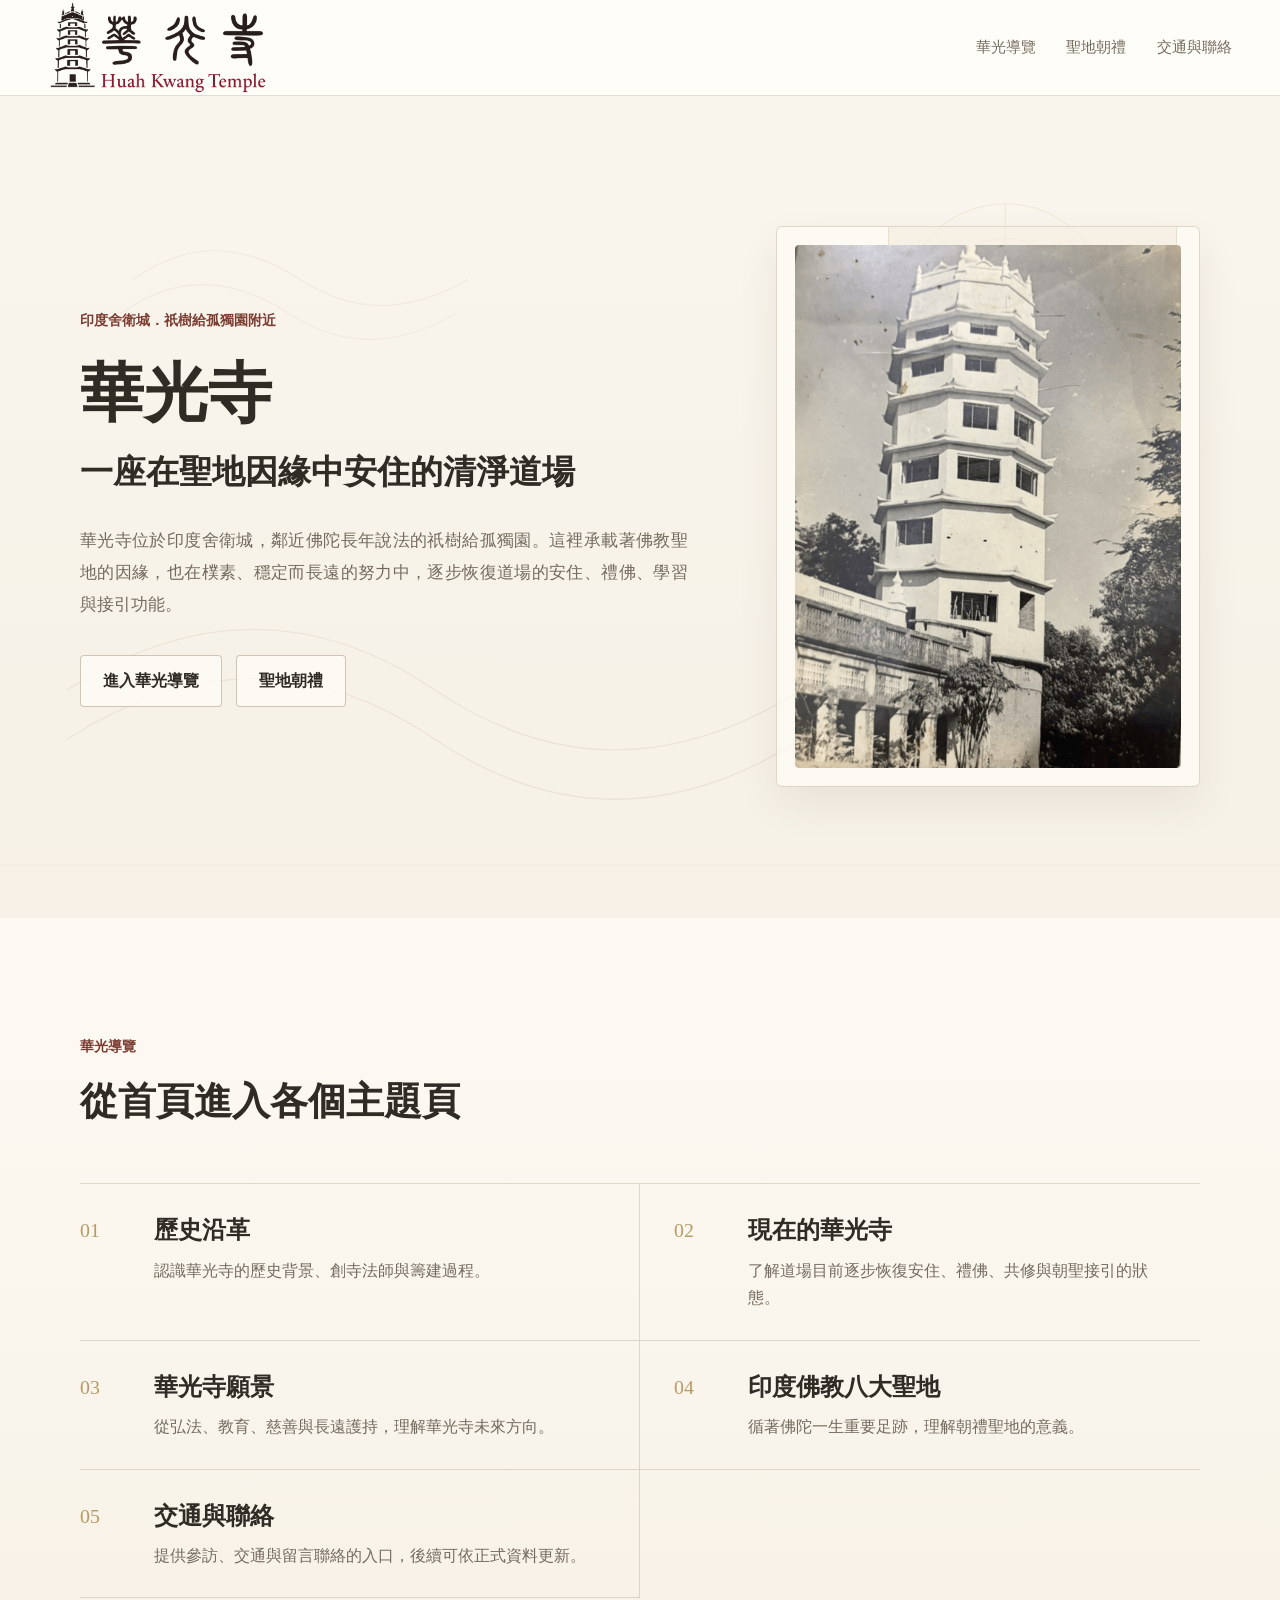
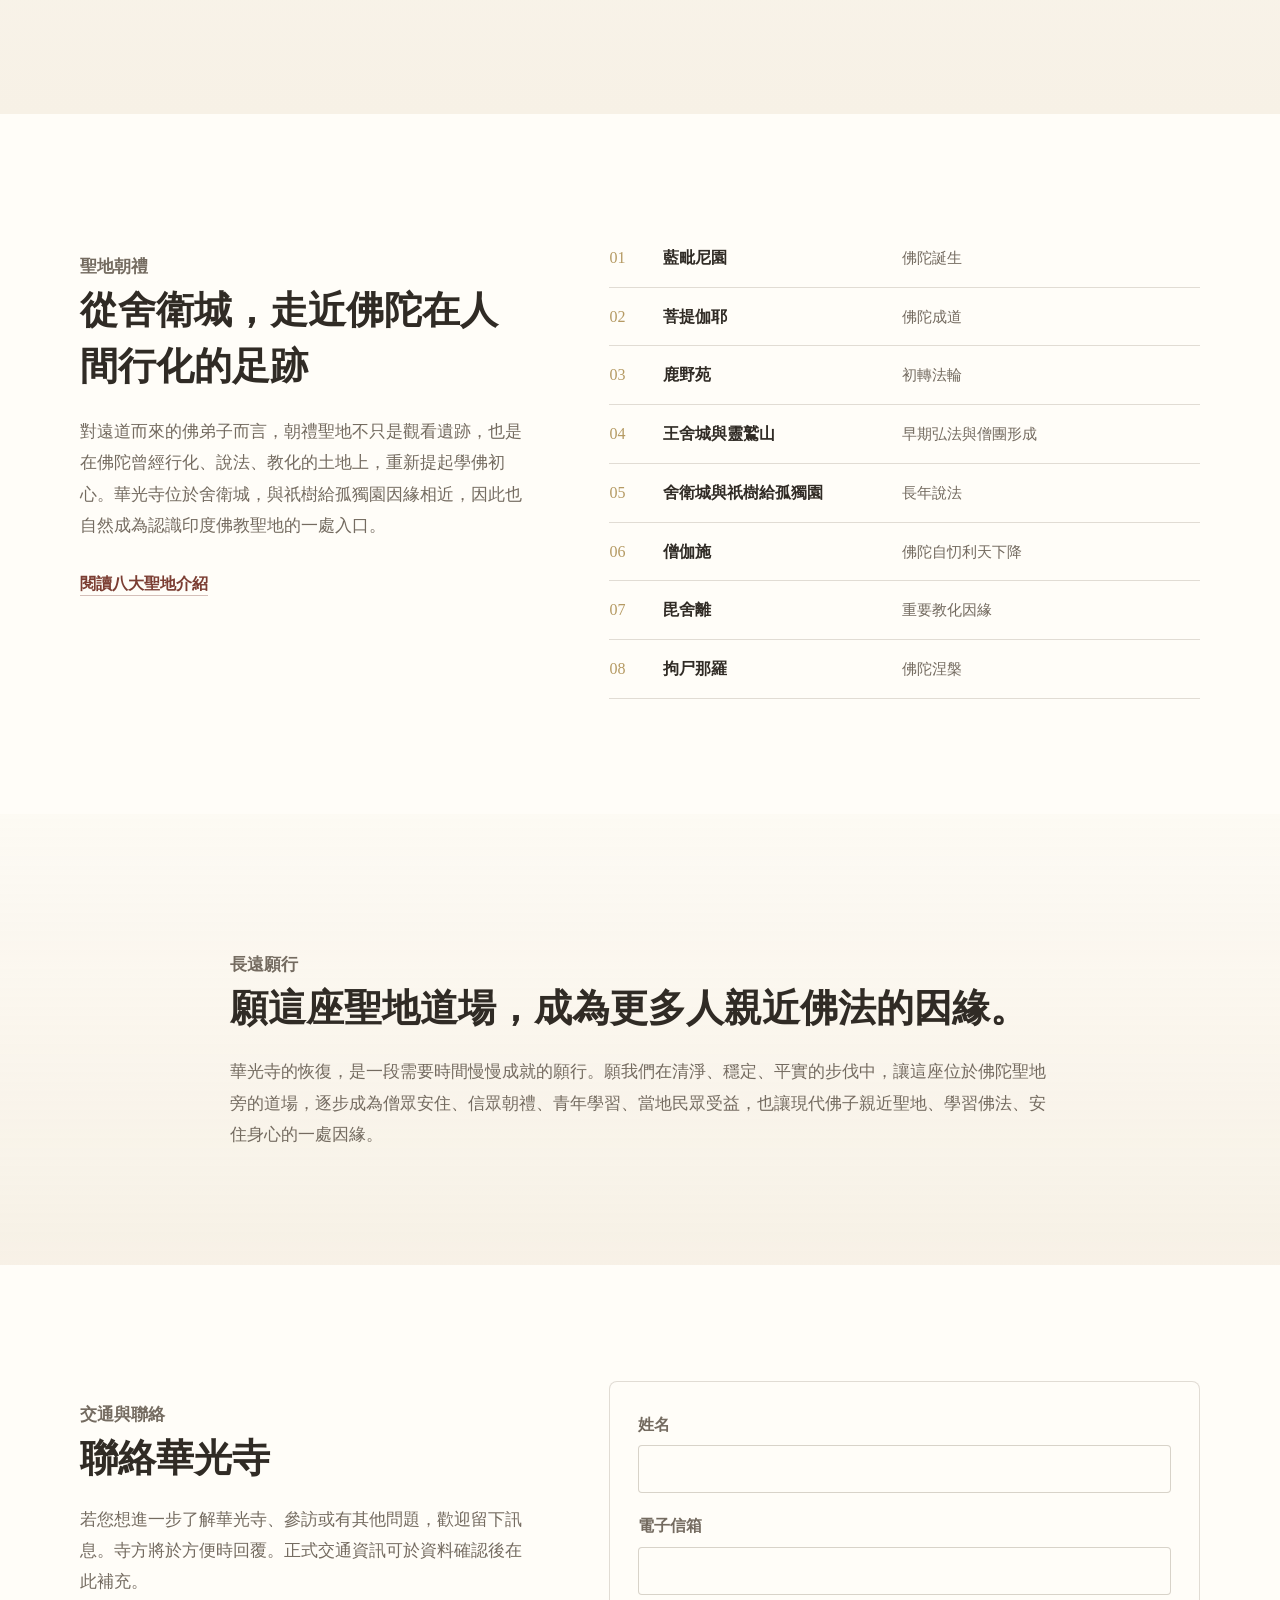
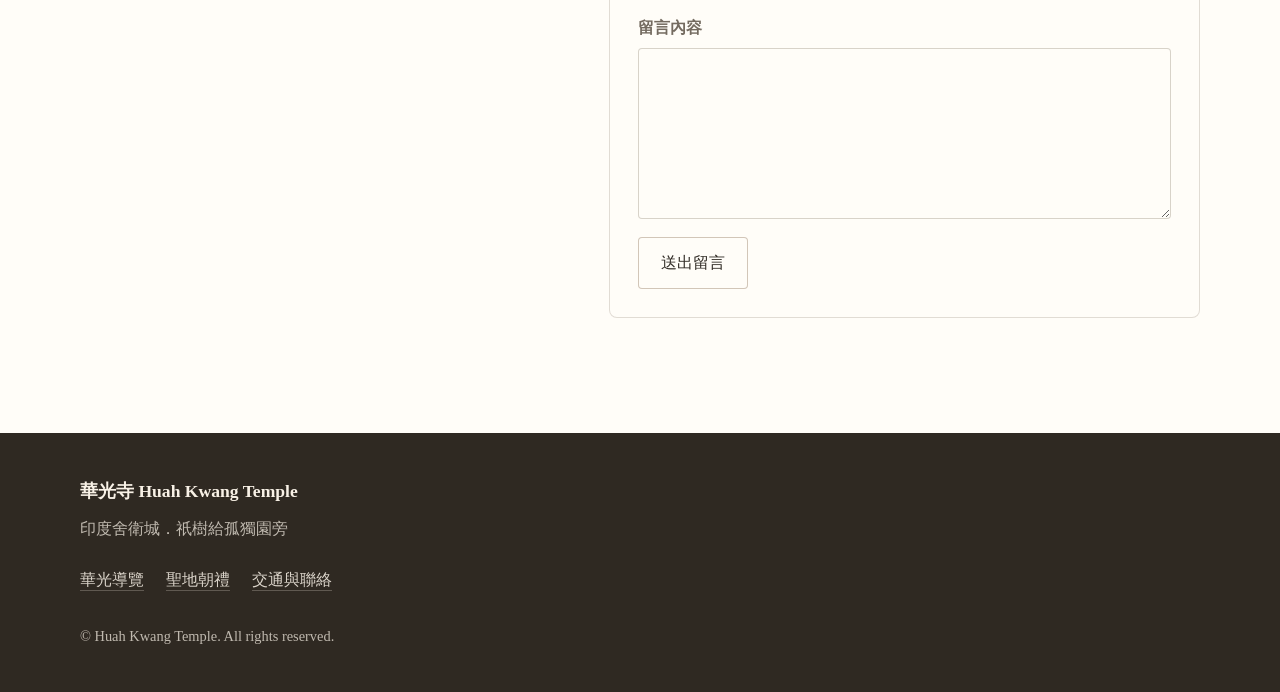
<file: index.html>
<!doctype html>
<html lang="zh-Hant">
  <head>
    <meta charset="utf-8">
    <meta name="viewport" content="width=device-width, initial-scale=1">
    <meta
      name="description"
      content="華光寺 Huah Kwang Temple 位於印度舍衛城，鄰近祇樹給孤獨園，是一座正在因緣中逐步整建與恢復的漢傳佛教道場。"
    >
    <title>華光寺 Huah Kwang Temple｜印度舍衛城佛教道場</title>
    <link rel="stylesheet" href="assets/css/style.css">
    <style>
      .hero-photo-rotator {
        overflow: hidden;
      }

      .hero-photo-rotator .hero-frame {
        position: relative;
        width: 100%;
        aspect-ratio: 4 / 5.42;
        overflow: hidden;
        border-radius: 4px;
        background: var(--color-stone);
      }

      .hero-photo-rotator .hero-frame img {
        position: absolute;
        inset: 0;
        width: 100%;
        height: 100%;
        object-fit: cover;
        object-position: center;
        opacity: 0;
        transition: opacity 3000ms ease;
      }

      .hero-photo-rotator .hero-frame img.is-active {
        opacity: 1;
      }

      .hero-photo-rotator .hero-frame img:first-child {
        object-position: center;
        filter: sepia(0.12) saturate(0.88) contrast(0.96);
      }

      @media (prefers-reduced-motion: reduce) {
        .hero-photo-rotator .hero-frame img {
          transition: none;
        }
      }
    </style>
  </head>
  <body>
    <!--
      設計假設：
      - 方向採「清淨道場型」：正式、安定、留白充足，不做商業 landing page。
      - 內容以已存在的華光寺家族網站為主入口，不新增未經支持的宗教或歷史宣稱。
      - 視覺參考法鼓山資訊型首頁的穩定調性，但不用大型行銷式 hero。
    -->
    <header class="site-header" id="top">
      <a class="brand" href="#top" aria-label="回到華光寺首頁">
        <img src="assets/icons/huahkwang-logo-full.png" alt="華光寺">
        <span>Huah Kwang Temple</span>
      </a>

      <button class="nav-toggle" type="button" aria-expanded="false" aria-controls="site-nav">
        <span class="sr-only">開啟導覽選單</span>
        <span aria-hidden="true"></span>
        <span aria-hidden="true"></span>
        <span aria-hidden="true"></span>
      </button>

      <nav class="site-nav" id="site-nav" aria-label="主要導覽">
        <a href="#guide">華光導覽</a>
        <a href="#pilgrimage">聖地朝禮</a>
        <a href="#contact">交通與聯絡</a>
      </nav>
    </header>

    <main>
      <section class="hero section-band" aria-labelledby="hero-title">
        <div class="hero-pattern" aria-hidden="true"></div>
        <div class="container hero-inner">
          <div class="hero-copy">
            <p class="eyebrow">印度舍衛城．祇樹給孤獨園附近</p>
            <h1 id="hero-title">華光寺<br><span>一座在聖地因緣中安住的清淨道場</span></h1>
            <p class="hero-text">
              華光寺位於印度舍衛城，鄰近佛陀長年說法的祇樹給孤獨園。這裡承載著佛教聖地的因緣，也在樸素、穩定而長遠的努力中，逐步恢復道場的安住、禮佛、學習與接引功能。
            </p>
            <div class="hero-actions" aria-label="主要入口">
              <a class="button button-primary" href="#guide">進入華光導覽</a>
              <a class="button button-secondary" href="#pilgrimage">聖地朝禮</a>
            </div>
          </div>

          <figure class="hero-photo hero-photo-rotator" data-hero-rotator>
            <div class="hero-frame">
              <img class="is-active" src="assets/images/hero-rotator/huahkwang-tower-archive.png" alt="華光寺塔樓黑白舊照">
              <img src="assets/images/hero-rotator/shravasti-01.jpeg" alt="舍衛城聖地照片之一">
              <img src="assets/images/hero-rotator/shravasti-03.jpeg" alt="舍衛城聖地照片之二">
              <img src="assets/images/hero-rotator/ananda-bodhi-tree.jpeg" alt="阿難菩提樹">
              <img src="assets/images/hero-rotator/gandhakuti-distance.jpeg" alt="香室遠照">
            </div>
          </figure>
        </div>
      </section>

      <section class="section section-band guide" id="guide" aria-labelledby="guide-title">
        <div class="container">
          <div class="section-heading">
            <p class="section-kicker">華光導覽</p>
            <h2 id="guide-title">從首頁進入各個主題頁</h2>
          </div>

          <div class="guide-list">
            <a class="guide-item" href="https://walterintw.github.io/huahkwang-history-site/">
              <span class="guide-number">01</span>
              <span>
                <strong>歷史沿革</strong>
                <small>認識華光寺的歷史背景、創寺法師與籌建過程。</small>
              </span>
            </a>

            <a class="guide-item" href="https://walterintw.github.io/huahkwang-today/">
              <span class="guide-number">02</span>
              <span>
                <strong>現在的華光寺</strong>
                <small>了解道場目前逐步恢復安住、禮佛、共修與朝聖接引的狀態。</small>
              </span>
            </a>

            <a class="guide-item" href="https://walterintw.github.io/huahkwang-vision-page/">
              <span class="guide-number">03</span>
              <span>
                <strong>華光寺願景</strong>
                <small>從弘法、教育、慈善與長遠護持，理解華光寺未來方向。</small>
              </span>
            </a>

            <a class="guide-item" href="https://walterintw.github.io/huahkwang-sacred-sites/">
              <span class="guide-number">04</span>
              <span>
                <strong>印度佛教八大聖地</strong>
                <small>循著佛陀一生重要足跡，理解朝禮聖地的意義。</small>
              </span>
            </a>

            <a class="guide-item" href="#contact">
              <span class="guide-number">05</span>
              <span>
                <strong>交通與聯絡</strong>
                <small>提供參訪、交通與留言聯絡的入口，後續可依正式資料更新。</small>
              </span>
            </a>
          </div>
        </div>
      </section>

      <section class="section pilgrimage" id="pilgrimage" aria-labelledby="pilgrimage-title">
        <div class="container pilgrimage-layout">
          <div class="pilgrimage-copy">
            <p class="section-kicker">聖地朝禮</p>
            <h2 id="pilgrimage-title">從舍衛城，走近佛陀在人間行化的足跡</h2>
            <p>
              對遠道而來的佛弟子而言，朝禮聖地不只是觀看遺跡，也是在佛陀曾經行化、說法、教化的土地上，重新提起學佛初心。華光寺位於舍衛城，與祇樹給孤獨園因緣相近，因此也自然成為認識印度佛教聖地的一處入口。
            </p>
            <a class="text-link" href="https://walterintw.github.io/huahkwang-sacred-sites/">閱讀八大聖地介紹</a>
          </div>

          <ol class="site-list" aria-label="印度佛教八大聖地">
            <li><span>藍毗尼園</span><small>佛陀誕生</small></li>
            <li><span>菩提伽耶</span><small>佛陀成道</small></li>
            <li><span>鹿野苑</span><small>初轉法輪</small></li>
            <li><span>王舍城與靈鷲山</span><small>早期弘法與僧團形成</small></li>
            <li><span>舍衛城與祇樹給孤獨園</span><small>長年說法</small></li>
            <li><span>僧伽施</span><small>佛陀自忉利天下降</small></li>
            <li><span>毘舍離</span><small>重要教化因緣</small></li>
            <li><span>拘尸那羅</span><small>佛陀涅槃</small></li>
          </ol>
        </div>
      </section>

      <section class="section closing section-band" aria-labelledby="closing-title">
        <div class="container closing-inner">
          <p class="section-kicker">長遠願行</p>
          <h2 id="closing-title">願這座聖地道場，成為更多人親近佛法的因緣。</h2>
          <p>
            華光寺的恢復，是一段需要時間慢慢成就的願行。願我們在清淨、穩定、平實的步伐中，讓這座位於佛陀聖地旁的道場，逐步成為僧眾安住、信眾朝禮、青年學習、當地民眾受益，也讓現代佛子親近聖地、學習佛法、安住身心的一處因緣。
          </p>
        </div>
      </section>

      <section class="section contact" id="contact" aria-labelledby="contact-title">
        <div class="container contact-layout">
          <div>
            <p class="section-kicker">交通與聯絡</p>
            <h2 id="contact-title">聯絡華光寺</h2>
            <p>
              若您想進一步了解華光寺、參訪或有其他問題，歡迎留下訊息。寺方將於方便時回覆。正式交通資訊可於資料確認後在此補充。
            </p>
          </div>

          <form class="contact-form" action="https://formsubmit.co/trynwli@gmail.com" method="POST">
            <input type="hidden" name="_subject" value="華光寺網站留言">
            <input type="hidden" name="_captcha" value="false">
            <label>
              <span>姓名</span>
              <input type="text" name="name" autocomplete="name" required>
            </label>
            <label>
              <span>電子信箱</span>
              <input type="email" name="email" autocomplete="email" required>
            </label>
            <label>
              <span>留言內容</span>
              <textarea name="message" rows="5" required></textarea>
            </label>
            <button class="button button-primary" type="submit">送出留言</button>
          </form>
        </div>
      </section>
    </main>

    <footer class="site-footer">
      <div class="container footer-inner">
        <div>
          <strong>華光寺 Huah Kwang Temple</strong>
          <p>印度舍衛城．祇樹給孤獨園旁</p>
        </div>
        <nav aria-label="頁尾導覽">
          <a href="#guide">華光導覽</a>
          <a href="#pilgrimage">聖地朝禮</a>
          <a href="#contact">交通與聯絡</a>
        </nav>
        <p class="copyright">© Huah Kwang Temple. All rights reserved.</p>
      </div>
    </footer>

    <script src="assets/js/script.js"></script>
    <script>
      const heroRotator = document.querySelector("[data-hero-rotator]");

      if (heroRotator && !window.matchMedia("(prefers-reduced-motion: reduce)").matches) {
        const slides = Array.from(heroRotator.querySelectorAll(".hero-frame img"));
        let activeSlide = 0;
        const fadeDuration = 3000;
        const holdDuration = 9000;

        const showNextSlide = () => {
          slides[activeSlide].classList.remove("is-active");
          activeSlide = (activeSlide + 1) % slides.length;
          slides[activeSlide].classList.add("is-active");
          window.setTimeout(showNextSlide, fadeDuration + holdDuration);
        };

        window.setTimeout(showNextSlide, fadeDuration + holdDuration);
      }
    </script>
  </body>
</html>
</file>
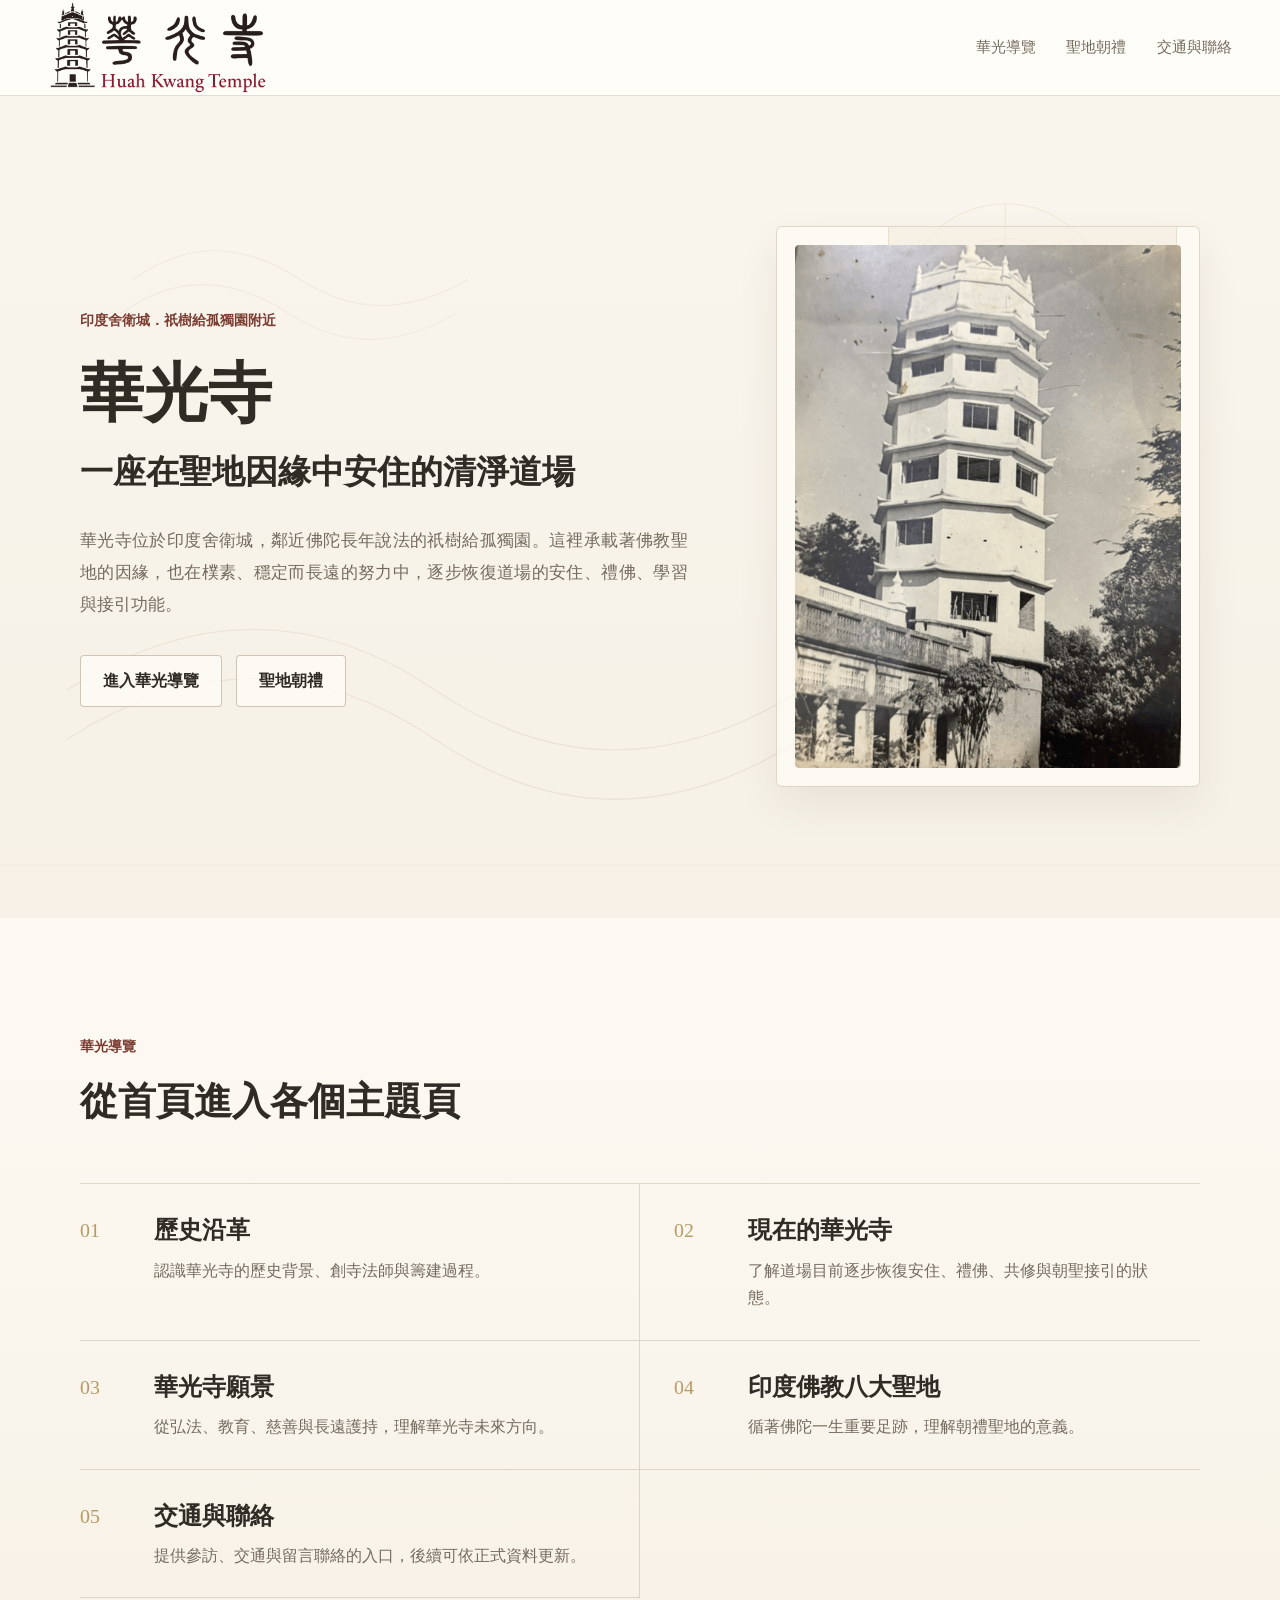
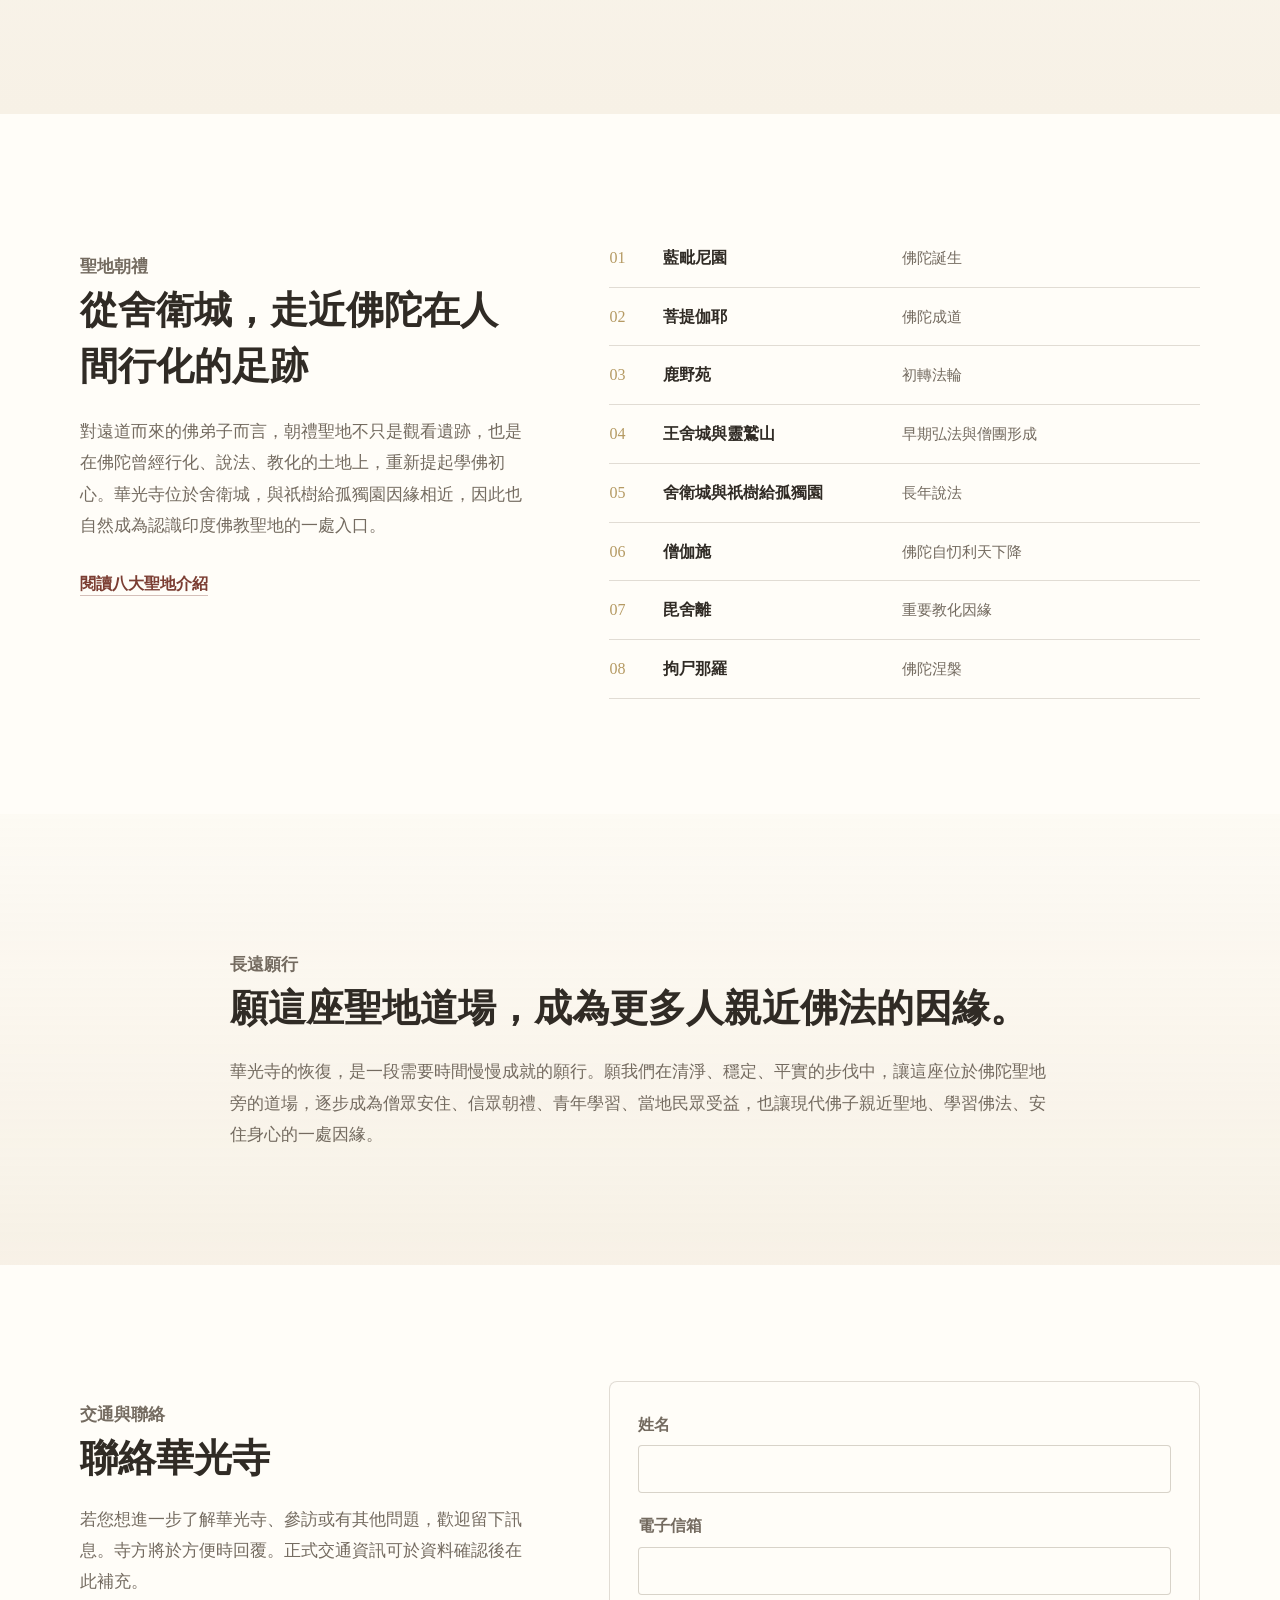
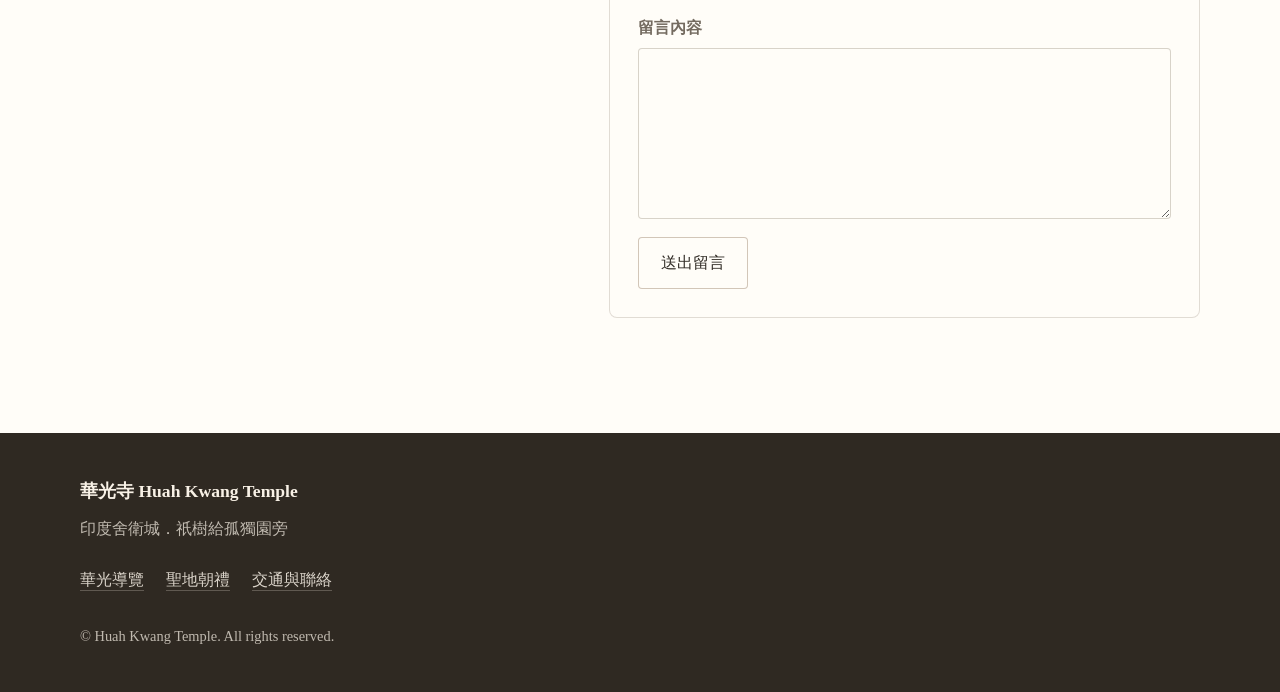
<file: index_01.html>
<!doctype html>
<html lang="zh-Hant">
  <head>
    <meta charset="utf-8">
    <meta name="viewport" content="width=device-width, initial-scale=1">
    <meta
      name="description"
      content="華光寺 Huah Kwang Temple 位於印度舍衛城，鄰近祇樹給孤獨園，是一座正在因緣中逐步整建與恢復的漢傳佛教道場。"
    >
    <title>華光寺 Huah Kwang Temple｜Hero 輪播版本</title>
    <link rel="stylesheet" href="assets/css/style.css">
    <style>
      .hero-photo-rotator {
        overflow: hidden;
      }

      .hero-photo-rotator .hero-frame {
        position: relative;
        width: 100%;
        aspect-ratio: 4 / 5.42;
        overflow: hidden;
        border-radius: 4px;
        background: var(--color-stone);
      }

      .hero-photo-rotator .hero-frame img {
        position: absolute;
        inset: 0;
        width: 100%;
        height: 100%;
        object-fit: cover;
        object-position: center;
        opacity: 0;
        transition: opacity 3000ms ease;
      }

      .hero-photo-rotator .hero-frame img.is-active {
        opacity: 1;
      }

      .hero-photo-rotator .hero-frame img:first-child {
        object-position: center;
        filter: sepia(0.12) saturate(0.88) contrast(0.96);
      }

      @media (prefers-reduced-motion: reduce) {
        .hero-photo-rotator .hero-frame img {
          transition: none;
        }
      }
    </style>
  </head>
  <body>
    <!--
      設計假設：
      - 方向採「清淨道場型」：正式、安定、留白充足，不做商業 landing page。
      - 內容以已存在的華光寺家族網站為主入口，不新增未經支持的宗教或歷史宣稱。
      - 視覺參考法鼓山資訊型首頁的穩定調性，但不用大型行銷式 hero。
    -->
    <header class="site-header" id="top">
      <a class="brand" href="#top" aria-label="回到華光寺首頁">
        <img src="assets/icons/huahkwang-logo-full.png" alt="華光寺">
        <span>Huah Kwang Temple</span>
      </a>

      <button class="nav-toggle" type="button" aria-expanded="false" aria-controls="site-nav">
        <span class="sr-only">開啟導覽選單</span>
        <span aria-hidden="true"></span>
        <span aria-hidden="true"></span>
        <span aria-hidden="true"></span>
      </button>

      <nav class="site-nav" id="site-nav" aria-label="主要導覽">
        <a href="#guide">華光導覽</a>
        <a href="#pilgrimage">聖地朝禮</a>
        <a href="#contact">交通與聯絡</a>
      </nav>
    </header>

    <main>
      <section class="hero section-band" aria-labelledby="hero-title">
        <div class="hero-pattern" aria-hidden="true"></div>
        <div class="container hero-inner">
          <div class="hero-copy">
            <p class="eyebrow">印度舍衛城．祇樹給孤獨園附近</p>
            <h1 id="hero-title">華光寺<br><span>一座在聖地因緣中安住的清淨道場</span></h1>
            <p class="hero-text">
              華光寺位於印度舍衛城，鄰近佛陀長年說法的祇樹給孤獨園。這裡承載著佛教聖地的因緣，也在樸素、穩定而長遠的努力中，逐步恢復道場的安住、禮佛、學習與接引功能。
            </p>
            <div class="hero-actions" aria-label="主要入口">
              <a class="button button-primary" href="#guide">進入華光導覽</a>
              <a class="button button-secondary" href="#pilgrimage">聖地朝禮</a>
            </div>
          </div>

          <figure class="hero-photo hero-photo-rotator" data-hero-rotator>
            <div class="hero-frame">
              <img class="is-active" src="assets/images/hero-rotator/huahkwang-tower-archive.png" alt="華光寺塔樓黑白舊照">
              <img src="assets/images/hero-rotator/shravasti-01.jpeg" alt="舍衛城聖地照片之一">
              <img src="assets/images/hero-rotator/shravasti-03.jpeg" alt="舍衛城聖地照片之二">
              <img src="assets/images/hero-rotator/ananda-bodhi-tree.jpeg" alt="阿難菩提樹">
              <img src="assets/images/hero-rotator/gandhakuti-distance.jpeg" alt="香室遠照">
            </div>
          </figure>
        </div>
      </section>

      <section class="section section-band guide" id="guide" aria-labelledby="guide-title">
        <div class="container">
          <div class="section-heading">
            <p class="section-kicker">華光導覽</p>
            <h2 id="guide-title">從首頁進入各個主題頁</h2>
          </div>

          <div class="guide-list">
            <a class="guide-item" href="https://walterintw.github.io/huahkwang-history-site/">
              <span class="guide-number">01</span>
              <span>
                <strong>歷史沿革</strong>
                <small>認識華光寺的歷史背景、創寺法師與籌建過程。</small>
              </span>
            </a>

            <a class="guide-item" href="https://walterintw.github.io/huahkwang-today/">
              <span class="guide-number">02</span>
              <span>
                <strong>現在的華光寺</strong>
                <small>了解道場目前逐步恢復安住、禮佛、共修與朝聖接引的狀態。</small>
              </span>
            </a>

            <a class="guide-item" href="https://walterintw.github.io/huahkwang-vision-page/">
              <span class="guide-number">03</span>
              <span>
                <strong>華光寺願景</strong>
                <small>從弘法、教育、慈善與長遠護持，理解華光寺未來方向。</small>
              </span>
            </a>

            <a class="guide-item" href="https://walterintw.github.io/huahkwang-sacred-sites/">
              <span class="guide-number">04</span>
              <span>
                <strong>印度佛教八大聖地</strong>
                <small>循著佛陀一生重要足跡，理解朝禮聖地的意義。</small>
              </span>
            </a>

            <a class="guide-item" href="#contact">
              <span class="guide-number">05</span>
              <span>
                <strong>交通與聯絡</strong>
                <small>提供參訪、交通與留言聯絡的入口，後續可依正式資料更新。</small>
              </span>
            </a>
          </div>
        </div>
      </section>

      <section class="section pilgrimage" id="pilgrimage" aria-labelledby="pilgrimage-title">
        <div class="container pilgrimage-layout">
          <div class="pilgrimage-copy">
            <p class="section-kicker">聖地朝禮</p>
            <h2 id="pilgrimage-title">從舍衛城，走近佛陀在人間行化的足跡</h2>
            <p>
              對遠道而來的佛弟子而言，朝禮聖地不只是觀看遺跡，也是在佛陀曾經行化、說法、教化的土地上，重新提起學佛初心。華光寺位於舍衛城，與祇樹給孤獨園因緣相近，因此也自然成為認識印度佛教聖地的一處入口。
            </p>
            <a class="text-link" href="https://walterintw.github.io/huahkwang-sacred-sites/">閱讀八大聖地介紹</a>
          </div>

          <ol class="site-list" aria-label="印度佛教八大聖地">
            <li><span>藍毗尼園</span><small>佛陀誕生</small></li>
            <li><span>菩提伽耶</span><small>佛陀成道</small></li>
            <li><span>鹿野苑</span><small>初轉法輪</small></li>
            <li><span>王舍城與靈鷲山</span><small>早期弘法與僧團形成</small></li>
            <li><span>舍衛城與祇樹給孤獨園</span><small>長年說法</small></li>
            <li><span>僧伽施</span><small>佛陀自忉利天下降</small></li>
            <li><span>毘舍離</span><small>重要教化因緣</small></li>
            <li><span>拘尸那羅</span><small>佛陀涅槃</small></li>
          </ol>
        </div>
      </section>

      <section class="section closing section-band" aria-labelledby="closing-title">
        <div class="container closing-inner">
          <p class="section-kicker">長遠願行</p>
          <h2 id="closing-title">願這座聖地道場，成為更多人親近佛法的因緣。</h2>
          <p>
            華光寺的恢復，是一段需要時間慢慢成就的願行。願我們在清淨、穩定、平實的步伐中，讓這座位於佛陀聖地旁的道場，逐步成為僧眾安住、信眾朝禮、青年學習、當地民眾受益，也讓現代佛子親近聖地、學習佛法、安住身心的一處因緣。
          </p>
        </div>
      </section>

      <section class="section contact" id="contact" aria-labelledby="contact-title">
        <div class="container contact-layout">
          <div>
            <p class="section-kicker">交通與聯絡</p>
            <h2 id="contact-title">聯絡華光寺</h2>
            <p>
              若您想進一步了解華光寺、參訪或有其他問題，歡迎留下訊息。寺方將於方便時回覆。正式交通資訊可於資料確認後在此補充。
            </p>
          </div>

          <form class="contact-form" action="https://formsubmit.co/trynwli@gmail.com" method="POST">
            <input type="hidden" name="_subject" value="華光寺網站留言">
            <input type="hidden" name="_captcha" value="false">
            <label>
              <span>姓名</span>
              <input type="text" name="name" autocomplete="name" required>
            </label>
            <label>
              <span>電子信箱</span>
              <input type="email" name="email" autocomplete="email" required>
            </label>
            <label>
              <span>留言內容</span>
              <textarea name="message" rows="5" required></textarea>
            </label>
            <button class="button button-primary" type="submit">送出留言</button>
          </form>
        </div>
      </section>
    </main>

    <footer class="site-footer">
      <div class="container footer-inner">
        <div>
          <strong>華光寺 Huah Kwang Temple</strong>
          <p>印度舍衛城．祇樹給孤獨園旁</p>
        </div>
        <nav aria-label="頁尾導覽">
          <a href="#guide">華光導覽</a>
          <a href="#pilgrimage">聖地朝禮</a>
          <a href="#contact">交通與聯絡</a>
        </nav>
        <p class="copyright">© Huah Kwang Temple. All rights reserved.</p>
      </div>
    </footer>

    <script src="assets/js/script.js"></script>
    <script>
      const heroRotator = document.querySelector("[data-hero-rotator]");

      if (heroRotator && !window.matchMedia("(prefers-reduced-motion: reduce)").matches) {
        const slides = Array.from(heroRotator.querySelectorAll(".hero-frame img"));
        let activeSlide = 0;
        const fadeDuration = 3000;
        const holdDuration = 9000;

        const showNextSlide = () => {
          slides[activeSlide].classList.remove("is-active");
          activeSlide = (activeSlide + 1) % slides.length;
          slides[activeSlide].classList.add("is-active");
          window.setTimeout(showNextSlide, fadeDuration + holdDuration);
        };

        window.setTimeout(showNextSlide, fadeDuration + holdDuration);
      }
    </script>
  </body>
</html>
</file>
<file: assets/css/style.css>
:root {
  --color-ink: #302b25;
  --color-muted: #746b60;
  --color-paper: #fffdf8;
  --color-soft: #f7f1e6;
  --color-stone: #e6ddcf;
  --color-line: rgba(105, 88, 66, 0.2);
  --color-wood: #826445;
  --color-gold: #b59a63;
  --color-red: #7b3d32;
  --shadow-soft: 0 18px 40px rgba(61, 49, 36, 0.08);
  --container: 1120px;
}

* {
  box-sizing: border-box;
}

html {
  scroll-behavior: smooth;
}

body {
  margin: 0;
  color: var(--color-ink);
  background: var(--color-paper);
  font-family: "Noto Serif TC", "Noto Sans TC", "PingFang TC", "Microsoft JhengHei", serif;
  line-height: 1.86;
  text-rendering: optimizeLegibility;
}

body.nav-open {
  overflow: hidden;
}

a {
  color: inherit;
}

img {
  display: block;
  max-width: 100%;
}

.container {
  width: min(100% - 40px, var(--container));
  margin: 0 auto;
}

.sr-only {
  position: absolute;
  width: 1px;
  height: 1px;
  padding: 0;
  margin: -1px;
  overflow: hidden;
  clip: rect(0, 0, 0, 0);
  white-space: nowrap;
  border: 0;
}

.site-header {
  position: sticky;
  top: 0;
  z-index: 10;
  display: flex;
  align-items: center;
  justify-content: space-between;
  min-height: 78px;
  padding: 0 clamp(18px, 4vw, 48px);
  background: rgba(255, 253, 248, 0.94);
  border-bottom: 1px solid var(--color-line);
  backdrop-filter: blur(14px);
}

.brand {
  display: inline-flex;
  align-items: center;
  gap: 14px;
  color: var(--color-muted);
  font-family: Georgia, "Times New Roman", serif;
  font-size: 0.78rem;
  text-decoration: none;
}

.brand img {
  width: clamp(168px, 19vw, 220px);
  height: auto;
}

.brand span {
  display: none;
}

.site-nav {
  display: flex;
  align-items: center;
  gap: clamp(18px, 2.4vw, 32px);
  color: var(--color-muted);
  font-size: 0.96rem;
}

.site-nav a {
  position: relative;
  text-decoration: none;
}

.site-nav a::after {
  position: absolute;
  right: 0;
  bottom: -9px;
  left: 0;
  height: 1px;
  content: "";
  background: var(--color-gold);
  transform: scaleX(0);
  transform-origin: center;
  transition: transform 180ms ease;
}

.site-nav a:hover::after,
.site-nav a:focus-visible::after {
  transform: scaleX(1);
}

.nav-toggle {
  display: none;
}

.section {
  padding: clamp(74px, 9vw, 122px) 0;
}

.section-band {
  background:
    linear-gradient(180deg, rgba(255, 253, 248, 0.76), rgba(247, 241, 230, 0.95)),
    var(--color-soft);
}

.hero {
  position: relative;
  min-height: calc(100vh - 78px);
  display: grid;
  align-items: center;
  overflow: hidden;
}

.hero-pattern {
  position: absolute;
  inset: 0;
  background-image: url("../images/hero-pattern.svg");
  background-position: center;
  background-size: cover;
  opacity: 0.52;
  pointer-events: none;
}

.hero-inner {
  position: relative;
  display: grid;
  grid-template-columns: minmax(0, 1.06fr) minmax(280px, 0.74fr);
  gap: clamp(44px, 7vw, 88px);
  align-items: center;
  padding: clamp(56px, 7vw, 92px) 0;
}

.eyebrow,
.section-kicker {
  margin: 0 0 14px;
  color: var(--color-red);
  font-size: 0.88rem;
  font-weight: 700;
}

h1,
h2,
p {
  overflow-wrap: anywhere;
}

h1,
h2 {
  margin: 0;
  font-weight: 700;
  line-height: 1.46;
}

h1 {
  max-width: 780px;
  font-size: clamp(2.3rem, 5vw, 4.55rem);
}

h1 span {
  display: block;
  margin-top: 8px;
  font-size: clamp(1.46rem, 2.6vw, 2.45rem);
  font-weight: 600;
}

h2 {
  font-size: clamp(1.66rem, 3vw, 2.54rem);
}

.hero-text {
  max-width: 760px;
  margin: 28px 0 0;
  color: var(--color-muted);
  font-size: clamp(1rem, 1.35vw, 1.14rem);
  text-align: justify;
  text-align-last: left;
}

.hero-actions {
  display: flex;
  flex-wrap: wrap;
  gap: 14px;
  margin-top: 34px;
}

.button {
  display: inline-flex;
  align-items: center;
  justify-content: center;
  min-height: 48px;
  padding: 10px 22px;
  color: var(--color-ink);
  background: rgba(255, 253, 248, 0.74);
  border: 1px solid rgba(130, 100, 69, 0.36);
  border-radius: 4px;
  font-weight: 700;
  text-decoration: none;
  transition: background 180ms ease, border-color 180ms ease, color 180ms ease, transform 180ms ease;
}

.button:hover,
.button:focus-visible {
  color: var(--color-paper);
  background: var(--color-red);
  border-color: var(--color-red);
  outline: 2px solid rgba(123, 61, 50, 0.2);
  outline-offset: 3px;
  transform: translateY(-1px);
}

.hero-photo {
  position: relative;
  margin: 0;
  padding: clamp(12px, 2vw, 18px);
  background: rgba(255, 253, 248, 0.62);
  border: 1px solid rgba(130, 100, 69, 0.24);
  border-radius: 6px;
  box-shadow: var(--shadow-soft);
}

.hero-photo::before {
  position: absolute;
  inset: -16px 22px auto auto;
  width: 68%;
  height: 44%;
  content: "";
  border: 1px solid rgba(181, 154, 99, 0.2);
  border-radius: 6px;
  background: rgba(181, 154, 99, 0.1);
}

.hero-photo img {
  position: relative;
  width: 100%;
  aspect-ratio: 4 / 5.42;
  object-fit: cover;
  border-radius: 4px;
  filter: sepia(0.12) saturate(0.88) contrast(0.96);
}

.hero-photo figcaption {
  position: relative;
  margin-top: 12px;
  color: var(--color-muted);
  font-size: 0.88rem;
  text-align: center;
}

.intro-layout,
.pilgrimage-layout,
.contact-layout {
  display: grid;
  grid-template-columns: minmax(240px, 0.86fr) minmax(0, 1.14fr);
  gap: clamp(38px, 7vw, 84px);
  align-items: start;
}

.prose p,
.pilgrimage-copy p,
.closing-inner p,
.contact-layout p {
  margin: 0;
  color: var(--color-muted);
  font-size: 1.05rem;
}

.prose p + p {
  margin-top: 20px;
}

.section-heading {
  max-width: 740px;
  margin-bottom: clamp(34px, 5vw, 54px);
}

.guide-list {
  display: grid;
  grid-template-columns: repeat(2, minmax(0, 1fr));
  border-top: 1px solid var(--color-line);
}

.guide-item {
  display: grid;
  grid-template-columns: 56px minmax(0, 1fr);
  gap: 18px;
  padding: 28px 22px 28px 0;
  text-decoration: none;
  border-bottom: 1px solid var(--color-line);
}

.guide-item:nth-child(odd) {
  padding-right: 34px;
  border-right: 1px solid var(--color-line);
}

.guide-item:nth-child(even) {
  padding-left: 34px;
}

.guide-number {
  color: var(--color-gold);
  font-family: Georgia, "Times New Roman", serif;
  font-size: 1.24rem;
}

.guide-item strong,
.guide-item small {
  display: block;
}

.guide-item strong {
  font-size: clamp(1.25rem, 2vw, 1.52rem);
  line-height: 1.5;
}

.guide-item small {
  margin-top: 8px;
  color: var(--color-muted);
  font-size: 0.98rem;
  line-height: 1.75;
}

.guide-item:hover strong,
.guide-item:focus-visible strong {
  color: var(--color-red);
  text-decoration: underline;
  text-decoration-color: rgba(123, 61, 50, 0.34);
  text-underline-offset: 6px;
}

.pilgrimage-copy p {
  margin-top: 22px;
}

.text-link {
  display: inline-flex;
  margin-top: 28px;
  color: var(--color-red);
  font-weight: 700;
  text-decoration-color: rgba(123, 61, 50, 0.32);
  text-underline-offset: 6px;
}

.site-list {
  display: grid;
  gap: 0;
  margin: 0;
  padding: 0;
  list-style: none;
  counter-reset: sacred-site;
}

.site-list li {
  display: grid;
  grid-template-columns: 42px minmax(0, 0.76fr) minmax(0, 1fr);
  gap: 12px;
  align-items: baseline;
  padding: 14px 0;
  color: var(--color-muted);
  border-bottom: 1px solid var(--color-line);
  counter-increment: sacred-site;
}

.site-list li::before {
  content: counter(sacred-site, decimal-leading-zero);
  color: var(--color-gold);
  font-family: Georgia, "Times New Roman", serif;
}

.site-list span {
  color: var(--color-ink);
  font-weight: 700;
}

.site-list small {
  font-size: 0.96rem;
}

.closing-inner {
  max-width: 820px;
  text-align: center;
}

.closing-inner h2 {
  text-align: left;
}

.closing-inner p {
  margin-top: 20px;
  text-align: left;
}

.contact-layout p {
  margin-top: 18px;
}

.contact-form {
  display: grid;
  gap: 18px;
  padding: 28px;
  background: rgba(255, 253, 248, 0.74);
  border: 1px solid var(--color-line);
  border-radius: 8px;
}

.contact-form label {
  display: grid;
  gap: 6px;
  color: var(--color-muted);
  font-weight: 700;
}

.contact-form input,
.contact-form textarea {
  width: 100%;
  color: var(--color-ink);
  background: var(--color-paper);
  border: 1px solid rgba(105, 88, 66, 0.26);
  border-radius: 4px;
  font: inherit;
}

.contact-form input {
  min-height: 46px;
  padding: 8px 12px;
}

.contact-form textarea {
  min-height: 156px;
  padding: 10px 12px;
  resize: vertical;
}

.contact-form input:focus,
.contact-form textarea:focus {
  border-color: rgba(130, 100, 69, 0.58);
  outline: 2px solid rgba(181, 154, 99, 0.3);
}

.contact-form .button {
  width: fit-content;
  cursor: pointer;
  font: inherit;
}

.site-footer {
  padding: 42px 0;
  color: #f8f1e6;
  background: #2f2922;
}

.footer-inner {
  display: grid;
  gap: 22px;
}

.site-footer strong {
  display: block;
  font-size: 1.1rem;
}

.site-footer p {
  margin: 6px 0 0;
  color: rgba(248, 241, 230, 0.72);
}

.site-footer nav {
  display: flex;
  flex-wrap: wrap;
  gap: 10px 22px;
}

.site-footer a {
  color: rgba(248, 241, 230, 0.86);
  text-decoration-color: rgba(248, 241, 230, 0.24);
  text-underline-offset: 5px;
}

.copyright {
  font-family: Georgia, "Times New Roman", serif;
  font-size: 0.9rem;
}

@media (max-width: 920px) {
  .site-header {
    min-height: 72px;
  }

  .nav-toggle {
    display: inline-grid;
    width: 44px;
    height: 44px;
    place-items: center;
    padding: 9px;
    background: rgba(255, 253, 248, 0.8);
    border: 1px solid var(--color-line);
    border-radius: 4px;
  }

  .nav-toggle span:not(.sr-only) {
    width: 20px;
    height: 1px;
    background: var(--color-ink);
  }

  .site-nav {
    position: fixed;
    inset: 72px 0 auto;
    display: none;
    flex-direction: column;
    align-items: stretch;
    gap: 0;
    padding: 10px 20px 22px;
    background: rgba(255, 253, 248, 0.98);
    border-bottom: 1px solid var(--color-line);
    box-shadow: var(--shadow-soft);
  }

  .site-nav.is-open {
    display: flex;
  }

  .site-nav a {
    padding: 14px 0;
    border-bottom: 1px solid rgba(105, 88, 66, 0.12);
  }

  .site-nav a::after {
    display: none;
  }

  .hero {
    min-height: auto;
  }

  .hero-inner,
  .intro-layout,
  .pilgrimage-layout,
  .contact-layout {
    grid-template-columns: 1fr;
  }

  .hero-photo {
    width: min(100%, 460px);
  }

  .guide-list {
    grid-template-columns: 1fr;
  }

  .guide-item,
  .guide-item:nth-child(odd),
  .guide-item:nth-child(even) {
    padding-right: 0;
    padding-left: 0;
    border-right: 0;
  }
}

@media (max-width: 760px) {
  .container {
    width: min(100% - 28px, var(--container));
  }

  .section {
    padding: 64px 0;
  }

  .brand img {
    width: 166px;
  }

  h1 {
    font-size: 2.34rem;
  }

  h1 span {
    font-size: 1.42rem;
  }

  .button,
  .contact-form .button {
    width: 100%;
  }

  .hero-actions {
    width: 100%;
  }

  .guide-item {
    grid-template-columns: 46px minmax(0, 1fr);
  }

  .site-list li {
    grid-template-columns: 36px minmax(0, 1fr);
  }

  .site-list small {
    grid-column: 2;
  }

  .contact-form {
    padding: 20px;
  }
}
</file>
